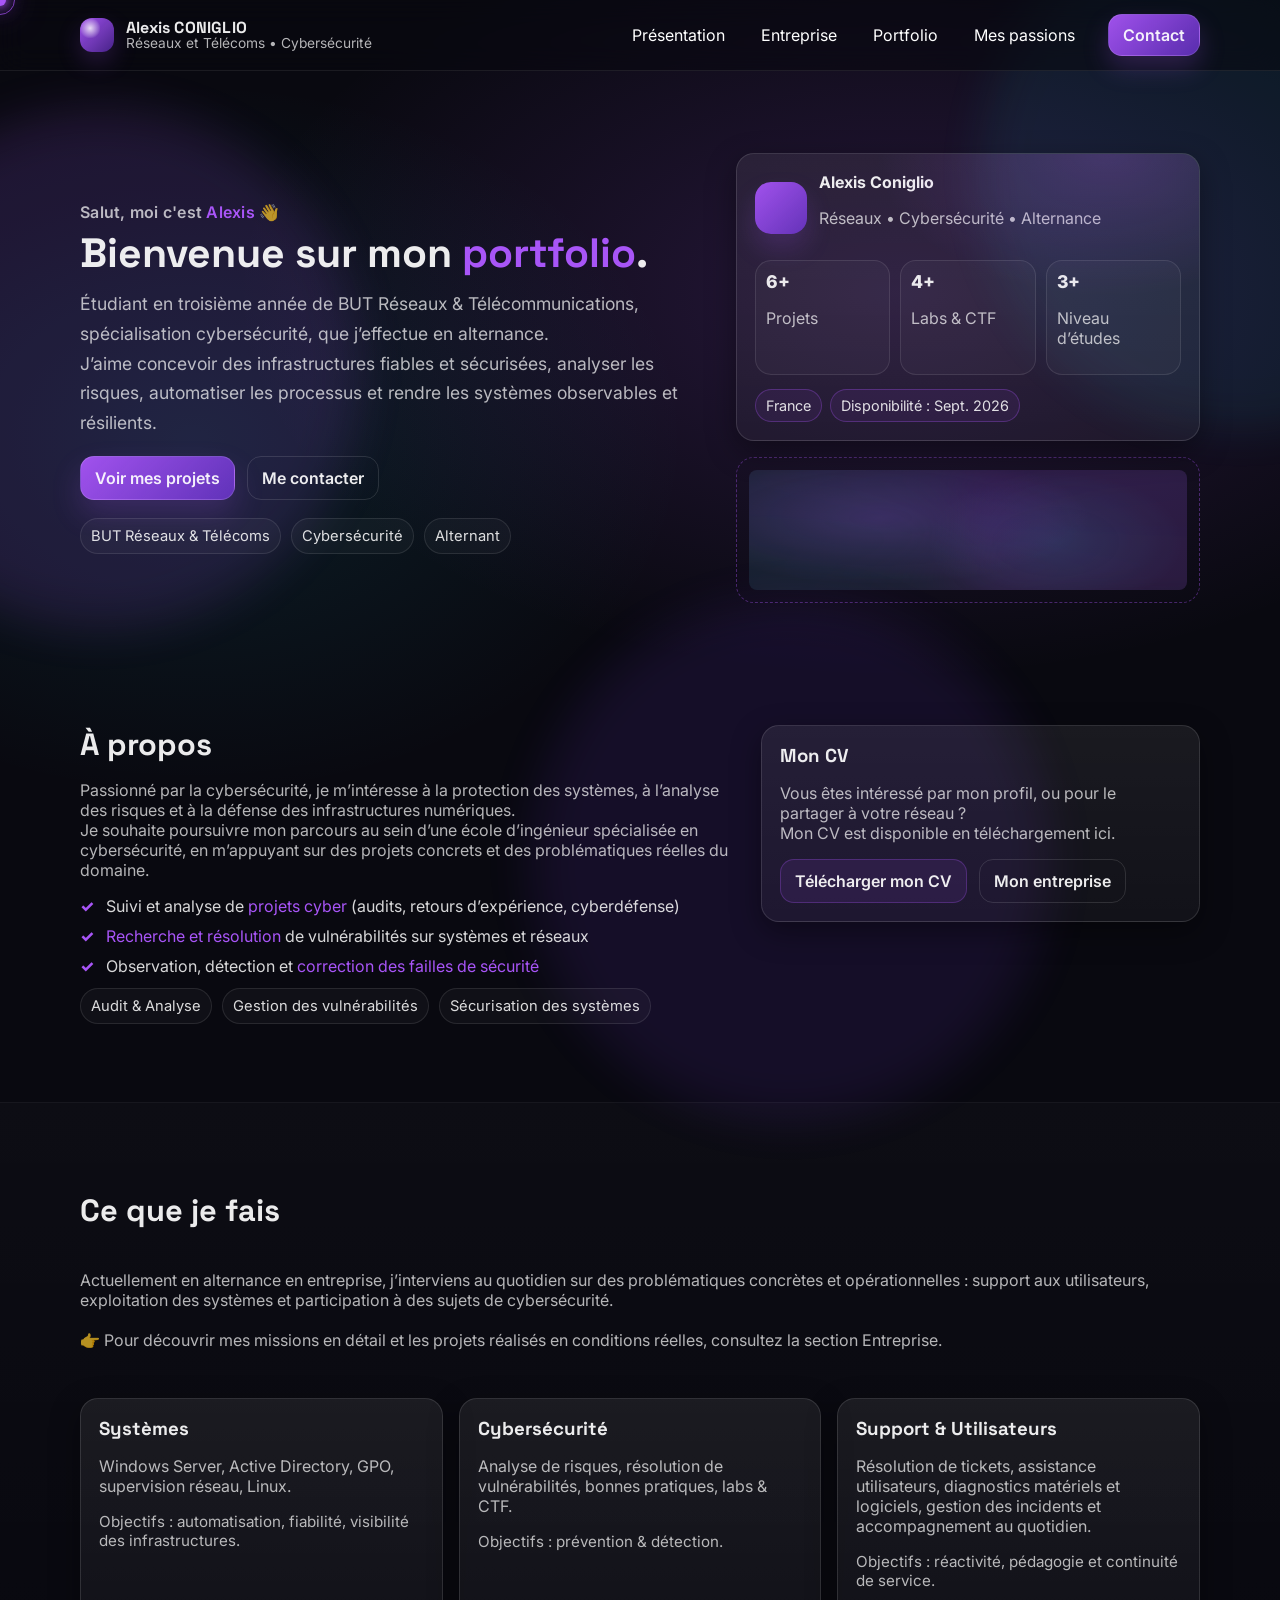
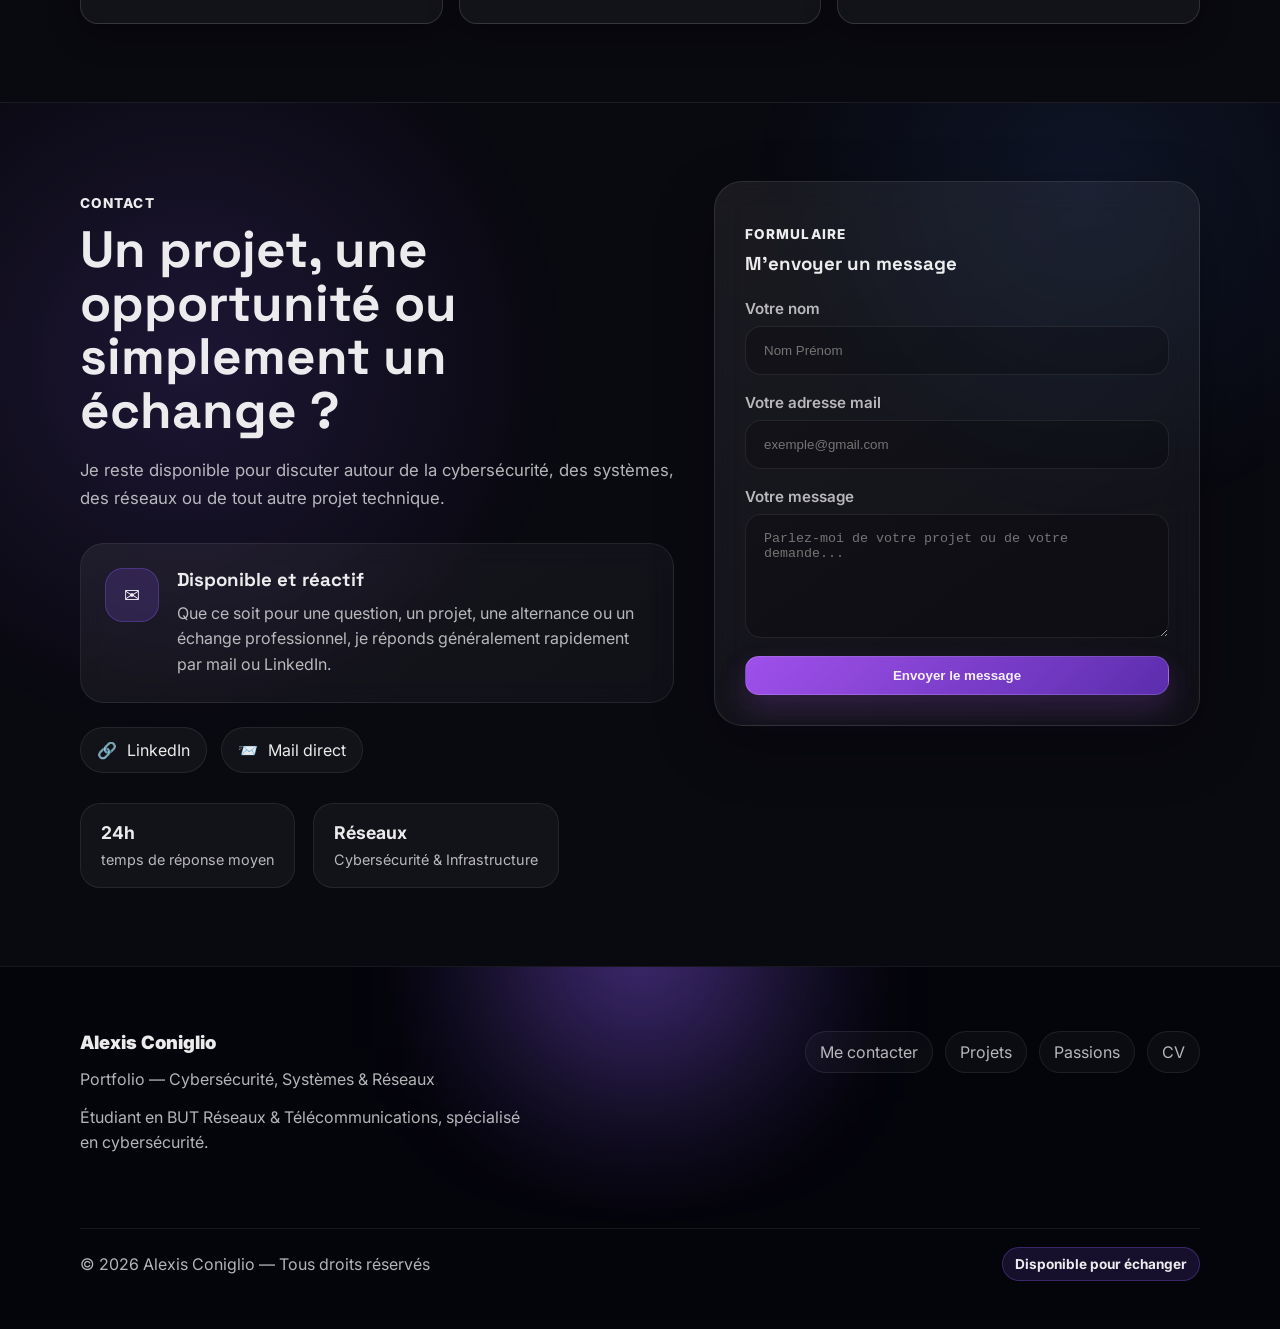
<file: index.html>
<!doctype html>
<html lang="fr">
<head>
  <meta charset="utf-8" />
  <meta name="viewport" content="width=device-width,initial-scale=1" />
  <meta name="color-scheme" content="dark" />
  <title>Portfolio • Présentation</title>
  <meta name="description" content="Portfolio personnel – thème noir & violet." />
  <link rel="icon" href="assets/img/favicon.svg" type="image/svg+xml" />
  <link rel="stylesheet" href="assets/css/style.css" />
  <link rel="preconnect" href="https://fonts.googleapis.com" />
  <link rel="preconnect" href="https://fonts.gstatic.com" crossorigin />
  <link href="https://fonts.googleapis.com/css2?family=Inter:wght@400;600;800&family=Space+Grotesk:wght@500;700&display=swap" rel="stylesheet">
</head>
<body>
  <a class="skip-link" href="#contenu">Aller au contenu</a>

  <header class="site-header">
    <div class="container header-inner">
      <a class="brand" href="index.html" aria-label="Retour à l'accueil">
        <span class="brand-mark" aria-hidden="true"></span>
        <span class="brand-text">
          <span class="brand-name">Alexis CONIGLIO</span>
          <span class="brand-sub">Réseaux et Télécoms • Cybersécurité</span>
        </span>
      </a>

      <button class="nav-toggle" type="button" aria-expanded="false" aria-controls="nav">
        <span class="nav-toggle-lines" aria-hidden="true"></span>
        <span class="sr-only">Ouvrir le menu</span>
      </button>

      <nav id="nav" class="nav" aria-label="Navigation principale">
        <a class="nav-link" href="index.html">Présentation</a>
        <a class="nav-link" href="entreprise.html">Entreprise</a>
        <a class="nav-link" href="portfolio.html">Portfolio</a>
        <a class="nav-link" href="passions.html">Mes passions</a>
        <a class="nav-cta" href="index.html#contact">Contact</a>
      </nav>
    </div>
  </header>

  <div class="bg-orbs" aria-hidden="true">
    <span class="orb orb-a"></span>
    <span class="orb orb-b"></span>
    <span class="orb orb-c"></span>
  </div>

  <main id="contenu">

    <section class="hero">
      <div class="container hero-grid">
        <div class="hero-text">
          <p class="kicker reveal">Salut, moi c'est <span class="accent">Alexis</span> 👋</p>
          <h1 class="reveal">Bienvenue sur mon <span class="accent">portfolio</span>.</h1>
          <p class="lead reveal">
            Étudiant en troisième année de BUT Réseaux & Télécommunications, spécialisation cybersécurité, que j’effectue en alternance. <br>
            J’aime concevoir des infrastructures fiables et sécurisées, analyser les risques, automatiser les processus et rendre les systèmes observables et résilients.
          </p>

          <div class="hero-actions reveal">
            <a class="btn primary" href="portfolio.html">Voir mes projets</a>
            <a class="btn ghost" href="#contact">Me contacter</a>
          </div>

          <div class="hero-badges reveal" aria-label="Points forts">
            <span class="badge">BUT Réseaux & Télécoms</span>
            <span class="badge">Cybersécurité</span>
            <span class="badge">Alternant</span>
          </div>
        </div>

        <div class="hero-visual reveal">
          <div class="card profile-card">
            <div class="profile-top">
              <div class="avatar" aria-hidden="true"></div>
              <div>
                <p class="profile-name">Alexis Coniglio</p>
                <p class="muted">Réseaux • Cybersécurité • Alternance</p>
              </div>
            </div>

            <div class="profile-stats">
              <div class="stat">
                <p class="stat-number">6+</p>
                <p class="muted">Projets</p>
              </div>
              <div class="stat">
                <p class="stat-number">4+</p>
                <p class="muted">Labs & CTF</p>
              </div>
              <div class="stat">
                <p class="stat-number">3+</p>
                <p class="muted">Niveau d’études</p>
              </div>
            </div>

            <div class="profile-meta">
              <span class="chip">France</span>
              <span class="chip">Disponibilité : Sept. 2026</span>
            </div>
          </div>

          <div class="glow-frame" aria-hidden="true">
            <div class="glow-inner"></div>
          </div>
        </div>
      </div>

    </section>

    <section id="apropos" class="section">
      <div class="container two-col">
        <div class="reveal">
          <h2>À propos</h2>
          <p class="muted">
            Passionné par la cybersécurité, je m’intéresse à la protection des systèmes, à l’analyse des risques et à la défense des infrastructures numériques. <br>
            Je souhaite poursuivre mon parcours au sein d’une école d’ingénieur spécialisée en cybersécurité, en m’appuyant sur des projets concrets et des problématiques réelles du domaine.
          </p>

          <ul class="checklist">
            <li>Suivi et analyse de <span class="accent">projets cyber</span> (audits, retours d’expérience, cyberdéfense)</li>
            <li><span class="accent">Recherche et résolution</span> de vulnérabilités sur systèmes et réseaux</li>
            <li>Observation, détection et <span class="accent">correction des failles de sécurité</span></li>
          </ul>

          <div class="pill-row">
            <span class="pill">Audit & Analyse</span>
            <span class="pill">Gestion des vulnérabilités</span>
            <span class="pill">Sécurisation des systèmes</span>
          </div>
        </div>

        <div class="card reveal">
          <h3>Mon CV</h3>
          <p class="muted">
            Vous êtes intéressé par mon profil, ou pour le partager à votre réseau ? <br>
            Mon CV est disponible en téléchargement ici.
          </p>
          <div class="row">
            <a class="btn secondary" href="assets/docs/CV_alternance_Alexis_Coniglio.pdf" target="_blank" rel="noreferrer">Télécharger mon CV</a>
            <a class="btn ghost" href="entreprise.html">Mon entreprise</a>
          </div>
        </div>
      </div>
    </section>

    <section class="section alt">
      <div class="container">
        <div class="section-head reveal">
          <h2>Ce que je fais</h2>
          <p class="muted">Actuellement en alternance en entreprise, j’interviens au quotidien sur des problématiques concrètes et opérationnelles : support aux utilisateurs, exploitation des systèmes et participation à des sujets de cybersécurité.<br><br>
                          👉 Pour découvrir mes missions en détail et les projets réalisés en conditions réelles, consultez la section Entreprise.</p>
        </div>

        <div class="grid cards-3">
            <article class="card reveal">
            <h3>Systèmes</h3>
            <p class="muted">Windows Server, Active Directory, GPO, supervision réseau, Linux.</p>
            <p class="mini">Objectifs : automatisation, fiabilité, visibilité des infrastructures.</p>
          </article>

          <article class="card reveal">
            <h3>Cybersécurité</h3>
            <p class="muted">Analyse de risques, résolution de vulnérabilités, bonnes pratiques, labs & CTF.</p>
            <p class="mini">Objectifs : prévention & détection.</p>
          </article>

          <article class="card reveal">
            <h3>Support & Utilisateurs</h3>
            <p class="muted">Résolution de tickets, assistance utilisateurs, diagnostics matériels et logiciels, gestion des incidents et accompagnement au quotidien.</p>
            <p class="mini">Objectifs : réactivité, pédagogie et continuité de service.</p>
          </article>
        </div>
      </div>
    </section>

<section id="contact" class="section contact-section">
  <div class="contact-bg"></div>

  <div class="container contact-grid">

    <div class="contact-content reveal">
      <p class="eyebrow">Contact</p>

      <h2>Un projet, une opportunité ou simplement un échange ?</h2>

      <p class="lead muted">
        Je reste disponible pour discuter autour de la cybersécurité,
        des systèmes, des réseaux ou de tout autre projet technique.
      </p>

      <div class="contact-card">
        <div class="contact-card-icon">✉️</div>

        <div>
          <h3>Disponible et réactif</h3>

          <p class="muted">
            Que ce soit pour une question, un projet, une alternance ou un échange
            professionnel, je réponds généralement rapidement par mail ou LinkedIn.
          </p>
        </div>
      </div>

      <div class="contact-infos">
        <a class="contact-link"
           href="https://www.linkedin.com/in/alexis-coniglio"
           target="_blank"
           rel="noreferrer">
          <span>🔗</span>
          LinkedIn
        </a>

        <a class="contact-link"
           href="mailto:alexisconiglio2010@gmail.com">
          <span>📨</span>
          Mail direct
        </a>
      </div>

      <div class="contact-mini-stats">
        <div>
          <strong>24h</strong>
          <span>temps de réponse moyen</span>
        </div>

        <div>
          <strong>Réseaux</strong>
          <span>Cybersécurité & Infrastructure</span>
        </div>
      </div>
    </div>

    <form class="contact-form reveal" id="contactForm" autocomplete="on">
      <div class="form-top">
        <p class="eyebrow">Formulaire</p>
        <h3>M’envoyer un message</h3>
      </div>

      <label class="field">
        <span>Votre nom</span>
        <input
          name="name"
          type="text"
          placeholder="Nom Prénom"
          required
        />
      </label>

      <label class="field">
        <span>Votre adresse mail</span>
        <input
          name="email"
          type="email"
          placeholder="exemple@gmail.com"
          required
        />
      </label>

      <label class="field">
        <span>Votre message</span>
        <textarea
          name="message"
          rows="6"
          placeholder="Parlez-moi de votre projet ou de votre demande..."
          required></textarea>
      </label>

      <button class="btn primary full" type="submit">
        Envoyer le message
      </button>
    </form>
  </div>
</section>

  </main>

<footer class="site-footer">
  <div class="container footer-inner">
    <div class="footer-brand">
      <p class="footer-title">Alexis Coniglio</p>
      <p class="muted">Portfolio — Cybersécurité, Systèmes & Réseaux</p>
      <p class="footer-desc">
        Étudiant en BUT Réseaux & Télécommunications, spécialisé en cybersécurité.
      </p>
    </div>

    <div class="footer-links">
      <a href="index.html#contact">Me contacter</a>
      <a href="portfolio.html">Projets</a>
      <a href="passions.html">Passions</a>
      <a href="assets/docs/CV_alternance_Alexis_Coniglio.pdf" target="_blank" rel="noreferrer">CV</a>
    </div>
  </div>

  <div class="container footer-bottom">
    <span class="muted">© <span id="year"></span> Alexis Coniglio — Tous droits réservés</span>
    <span class="footer-pill">Disponible pour échanger</span>
  </div>
</footer>

  <div class="cursor"></div>
  <div class="cursor-follower"></div>

  <script src="assets/js/main.js"></script>
  
</body>
</html>
</file>
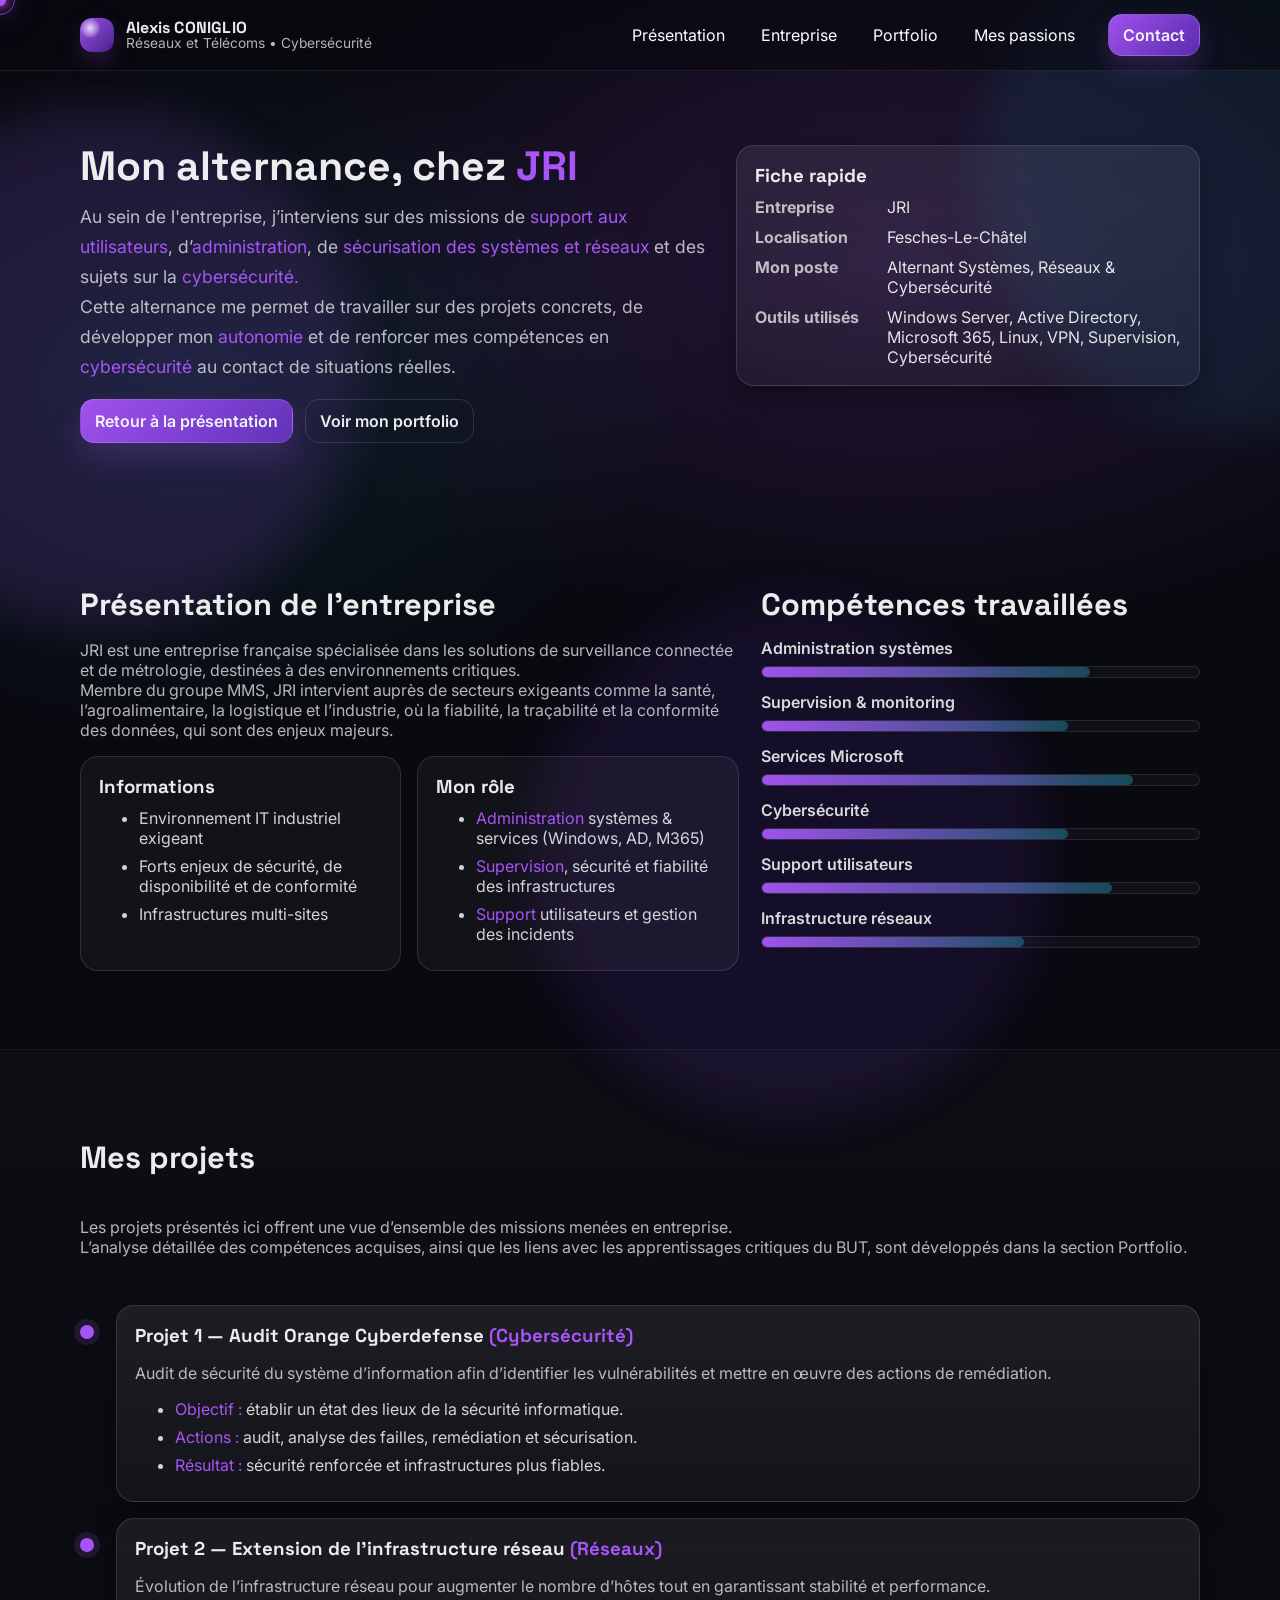
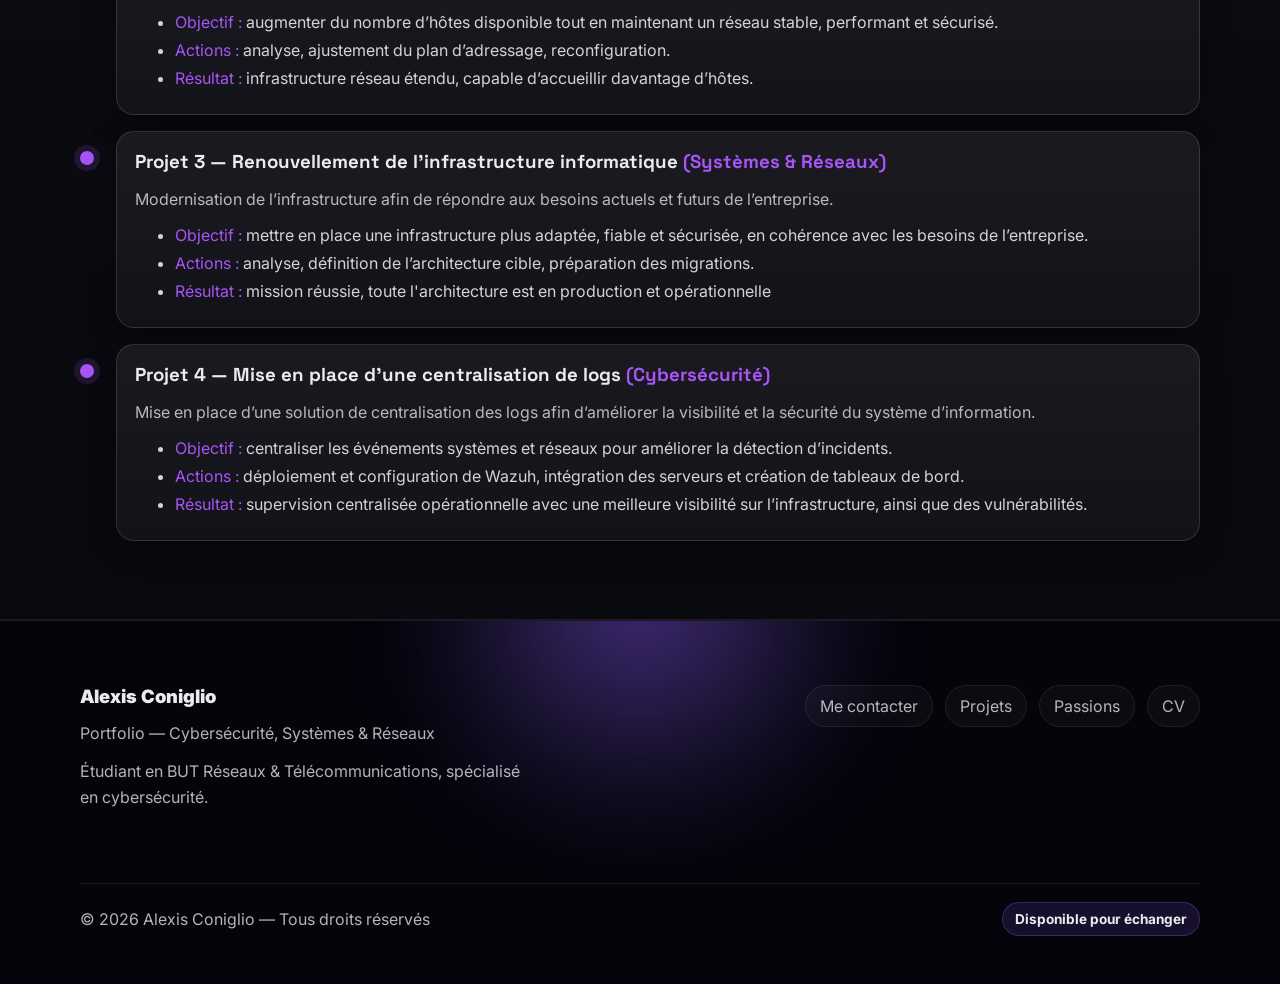
<file: entreprise.html>
<!doctype html>
<html lang="fr">
<head>
  <meta charset="utf-8" />
  <meta name="viewport" content="width=device-width,initial-scale=1" />
  <meta name="color-scheme" content="dark" />
  <title>Portfolio • Entreprise</title>
  <meta name="description" content="Portfolio personnel – thème noir & violet." />
  <link rel="icon" href="assets/img/favicon.svg" type="image/svg+xml" />
  <link rel="stylesheet" href="assets/css/style.css" />
  <link rel="preconnect" href="https://fonts.googleapis.com" />
  <link rel="preconnect" href="https://fonts.gstatic.com" crossorigin />
  <link href="https://fonts.googleapis.com/css2?family=Inter:wght@400;600;800&family=Space+Grotesk:wght@500;700&display=swap" rel="stylesheet">
</head>
<body>
  <a class="skip-link" href="#contenu">Aller au contenu</a>

  <header class="site-header">
    <div class="container header-inner">
      <a class="brand" href="index.html" aria-label="Retour à l'accueil">
        <span class="brand-mark" aria-hidden="true"></span>
        <span class="brand-text">
          <span class="brand-name">Alexis CONIGLIO</span>
          <span class="brand-sub">Réseaux et Télécoms • Cybersécurité</span>
        </span>
      </a>

      <button class="nav-toggle" type="button" aria-expanded="false" aria-controls="nav">
        <span class="nav-toggle-lines" aria-hidden="true"></span>
        <span class="sr-only">Ouvrir le menu</span>
      </button>

      <nav id="nav" class="nav" aria-label="Navigation principale">
        <a class="nav-link" href="index.html">Présentation</a>
        <a class="nav-link" href="entreprise.html">Entreprise</a>
        <a class="nav-link" href="portfolio.html">Portfolio</a>
        <a class="nav-link" href="passions.html">Mes passions</a>
        <a class="nav-cta" href="index.html#contact">Contact</a>
      </nav>
    </div>
  </header>

  <div class="bg-orbs" aria-hidden="true">
    <span class="orb orb-a"></span>
    <span class="orb orb-b"></span>
    <span class="orb orb-c"></span>
  </div>

  <main id="contenu">

    <section class="page-hero">
      <div class="container hero-grid hero-grid-tight">
        <div class="reveal">
          
          <h1>Mon alternance, chez <span class="accent">JRI</span></h1>
          <p class="lead muted">
            Au sein de l'entreprise, j’interviens sur des missions de <span class="accent">support aux utilisateurs</span>, d’<span class="accent">administration</span>, de <span class="accent">sécurisation des systèmes et réseaux</span> et des sujets sur la <span class="accent">cybersécurité.</span><br>
            Cette alternance me permet de travailler sur des projets concrets, de développer mon <span class="accent">autonomie</span> et de renforcer mes compétences en <span class="accent">cybersécurité</span> au contact de situations réelles.
          </p>

          <div class="hero-actions">
            <a class="btn primary" href="index.html">Retour à la présentation</a>
            <a class="btn ghost" href="portfolio.html">Voir mon portfolio</a>
          </div>
        </div>

        <div class="card reveal">
          <h3>Fiche rapide</h3>
          <div class="kv">
            <span class="k">Entreprise</span><span class="v">JRI</span>
            <span class="k">Localisation</span><span class="v">Fesches-Le-Châtel</span>
            <span class="k">Mon poste</span><span class="v">Alternant Systèmes, Réseaux & Cybersécurité</span>
            <span class="k">Outils utilisés</span><span class="v">Windows Server, Active Directory, Microsoft 365, Linux, VPN, Supervision, Cybersécurité</span>
          </div>
        </div>
      </div>
    </section>

    <section class="section">
      <div class="container two-col">
        <div class="reveal">
          <h2>Présentation de l'entreprise</h2>
          <p class="muted">
          JRI est une entreprise française spécialisée dans les solutions de surveillance connectée et de métrologie, destinées à des environnements critiques. <br>
          Membre du groupe MMS, JRI intervient auprès de secteurs exigeants comme la santé, l’agroalimentaire, la logistique et l’industrie, où la fiabilité, la traçabilité et la conformité des données, qui sont des enjeux majeurs.
          </p>

          <div class="grid cards-2">
            <article class="card subtle">
              <h3>Informations</h3>
              <ul class="bullets">
                <li>Environnement IT industriel exigeant</li>
                <li>Forts enjeux de sécurité, de disponibilité et de conformité</li>
                <li>Infrastructures multi-sites</li>
              </ul>
            </article>
            <article class="card subtle">
              <h3>Mon rôle</h3>
              <ul class="bullets">
                <li><span class="accent">Administration</span> systèmes & services (Windows, AD, M365)</li>
                <li><span class="accent">Supervision</span>, sécurité et fiabilité des infrastructures</li>
                <li><span class="accent">Support</span> utilisateurs et gestion des incidents</li>
              </ul>
            </article>
          </div>
        </div>

        <div class="reveal">
          <h2>Compétences travaillées</h2>
          <div class="skill">
            <span>Administration systèmes</span>
            <div class="bar"><div class="fill" style="width: 75%"></div></div>
          </div>
          <div class="skill">
            <span>Supervision & monitoring</span>
            <div class="bar"><div class="fill" style="width: 70%"></div></div>
          </div>
          <div class="skill">
            <span>Services Microsoft</span>
            <div class="bar"><div class="fill" style="width: 85%"></div></div>
          </div>
          <div class="skill">
            <span>Cybersécurité</span>
            <div class="bar"><div class="fill" style="width: 70%"></div></div>
          </div>
          <div class="skill">
            <span>Support utilisateurs</span>
            <div class="bar"><div class="fill" style="width: 80%"></div></div>
          </div>
          <div class="skill">
            <span>Infrastructure réseaux</span>
            <div class="bar"><div class="fill" style="width: 60%"></div></div>
          </div>
        </div>
      </div>
    </section>

    <section class="section alt">
      <div class="container">
        <div class="section-head reveal">
          <h2>Mes projets</h2>
          <p class="muted">Les projets présentés ici offrent une vue d’ensemble des missions menées en entreprise.<br>
                           L’analyse détaillée des compétences acquises, ainsi que les liens avec les apprentissages critiques du BUT, sont développés dans la section Portfolio.
        </div>

        <div class="timeline">
          <article class="tl-item reveal">
            <div class="tl-dot" aria-hidden="true"></div>
            <div class="tl-card card">
              <h3>Projet 1 — Audit Orange Cyberdefense <span class="accent">(Cybersécurité)</span></h3>
              <p class="muted">Audit de sécurité du système d’information afin d’identifier les vulnérabilités et mettre en œuvre des actions de remédiation.</p>
              <ul class="bullets">
                <li><span class="accent">Objectif :</span> établir un état des lieux de la sécurité informatique.</li>
                <li><span class="accent">Actions :</span> audit, analyse des failles, remédiation et sécurisation.</li>
                <li><span class="accent">Résultat :</span> sécurité renforcée et infrastructures plus fiables.</li>
              </ul>
            </div>
          </article>

          <article class="tl-item reveal">
            <div class="tl-dot" aria-hidden="true"></div>
            <div class="tl-card card">
              <h3>Projet 2 — Extension de l’infrastructure réseau <span class="accent">(Réseaux)</span></h3>
              <p class="muted">Évolution de l’infrastructure réseau pour augmenter le nombre d’hôtes tout en garantissant stabilité et performance.</p>
              <ul class="bullets">
                <li><span class="accent">Objectif :</span> augmenter du nombre d’hôtes disponible tout en maintenant un réseau stable, performant et sécurisé.</li>
                <li><span class="accent">Actions :</span> analyse, ajustement du plan d’adressage, reconfiguration.</li>
                <li><span class="accent">Résultat :</span> infrastructure réseau étendu, capable d’accueillir davantage d’hôtes.</li>
              </ul>
            </div>
          </article>

          <article class="tl-item reveal">
            <div class="tl-dot" aria-hidden="true"></div>
            <div class="tl-card card">
              <h3>Projet 3 — Renouvellement de l'infrastructure informatique <span class="accent">(Systèmes & Réseaux)</span></h3>
              <p class="muted">Modernisation de l’infrastructure afin de répondre aux besoins actuels et futurs de l’entreprise.</p>
              <ul class="bullets">
                <li><span class="accent">Objectif :</span> mettre en place une infrastructure plus adaptée, fiable et sécurisée, en cohérence avec les besoins de l’entreprise.</li>
                <li><span class="accent">Actions :</span> analyse, définition de l’architecture cible, préparation des migrations.</li>
                <li><span class="accent">Résultat :</span> mission réussie, toute l'architecture est en production et opérationnelle</li>
              </ul>
            </div>
          </article>

          <article class="tl-item reveal">
            <div class="tl-dot" aria-hidden="true"></div>
            <div class="tl-card card">
              <h3>Projet 4 — Mise en place d’une centralisation de logs <span class="accent">(Cybersécurité)</span></h3>
              <p class="muted">Mise en place d’une solution de centralisation des logs afin d’améliorer la visibilité et la sécurité du système d’information.</p>
              <ul class="bullets">
                <li><span class="accent">Objectif :</span> centraliser les événements systèmes et réseaux pour améliorer la détection d’incidents.</li>
                <li><span class="accent">Actions :</span> déploiement et configuration de Wazuh, intégration des serveurs et création de tableaux de bord.</li>
                <li><span class="accent">Résultat :</span> supervision centralisée opérationnelle avec une meilleure visibilité sur l’infrastructure, ainsi que des vulnérabilités.</li>
              </ul>
            </div>
          </article>
        </div>
      </div>
    </section>

  </main>

<footer class="site-footer">
  <div class="container footer-inner">
    <div class="footer-brand">
      <p class="footer-title">Alexis Coniglio</p>
      <p class="muted">Portfolio — Cybersécurité, Systèmes & Réseaux</p>
      <p class="footer-desc">
        Étudiant en BUT Réseaux & Télécommunications, spécialisé en cybersécurité.
      </p>
    </div>

    <div class="footer-links">
      <a href="index.html#contact">Me contacter</a>
      <a href="portfolio.html">Projets</a>
      <a href="passions.html">Passions</a>
      <a href="assets/docs/CV_alternance_Alexis_Coniglio.pdf" target="_blank" rel="noreferrer">CV</a>
    </div>
  </div>

  <div class="container footer-bottom">
    <span class="muted">© <span id="year"></span> Alexis Coniglio — Tous droits réservés</span>
    <span class="footer-pill">Disponible pour échanger</span>
  </div>
</footer>

  <div class="cursor"></div>
  <div class="cursor-follower"></div>
  <script src="assets/js/main.js"></script>
  
</body>
</html>
</file>
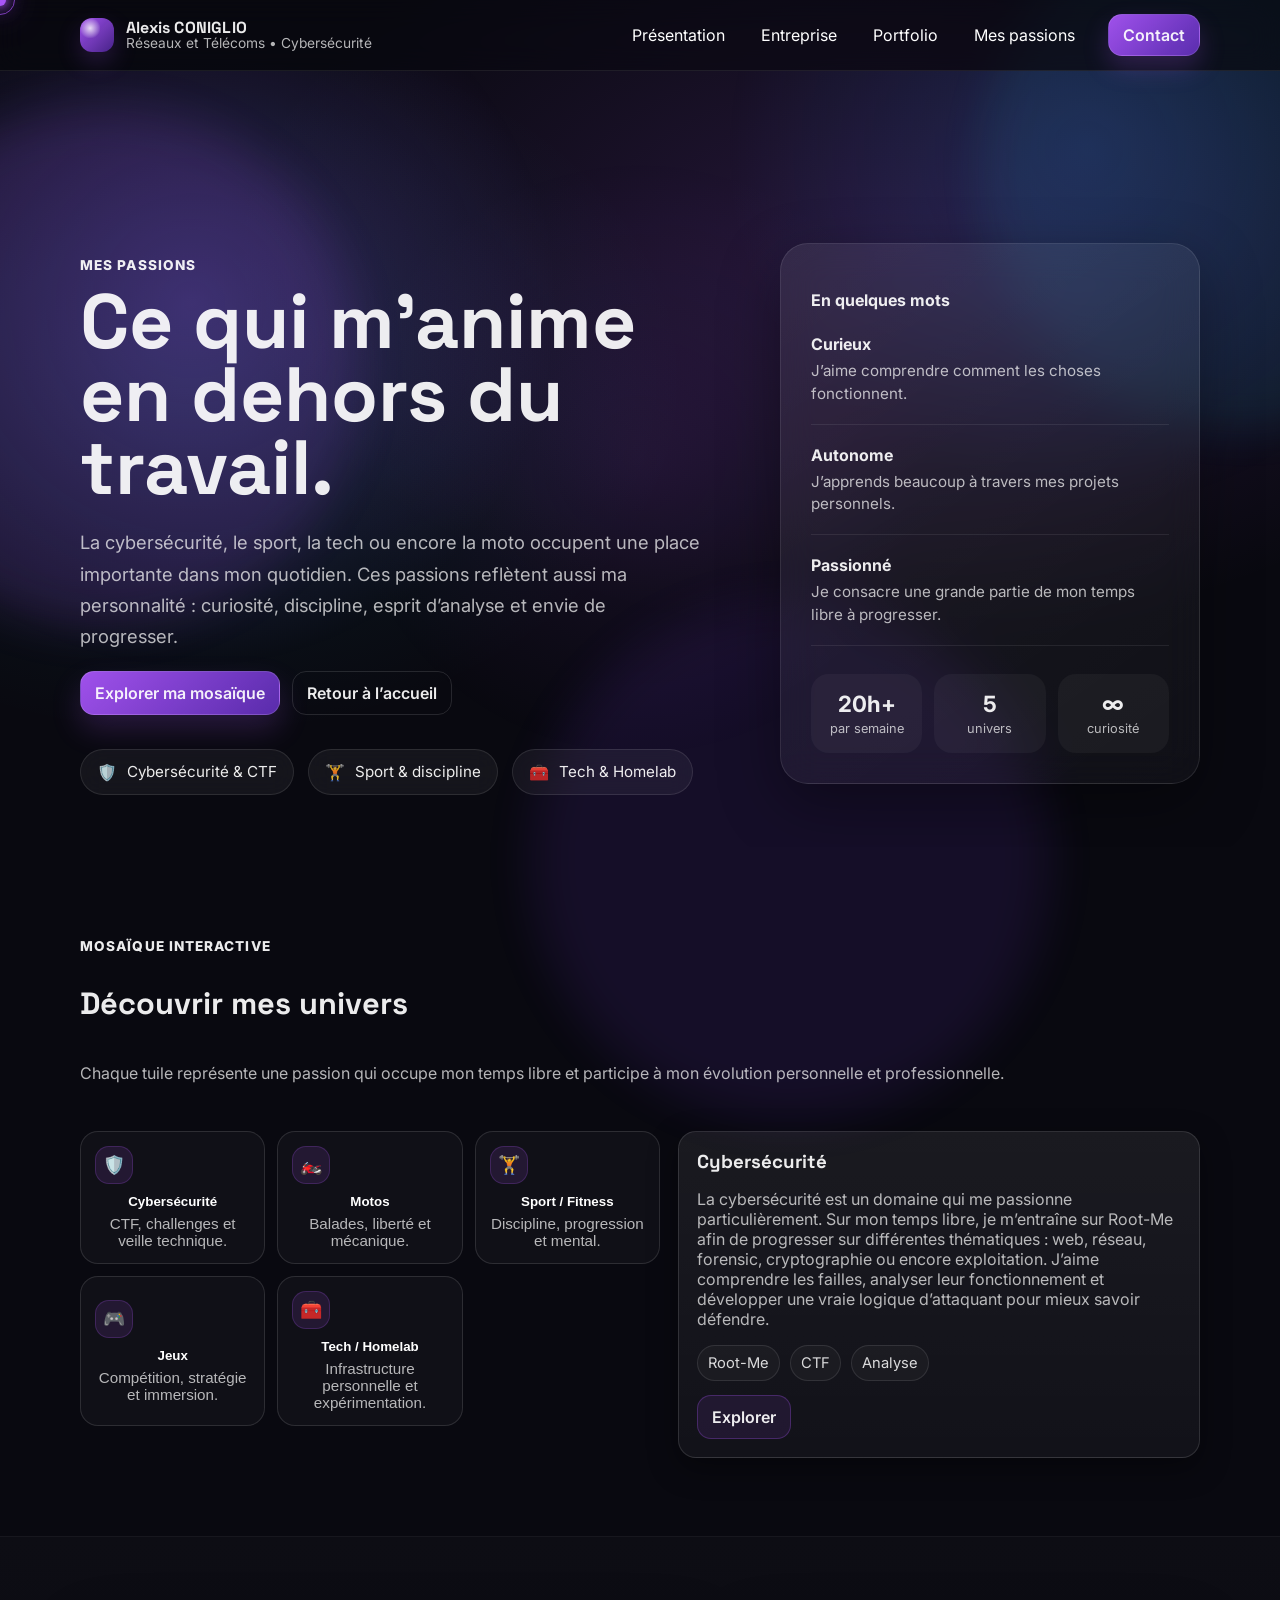
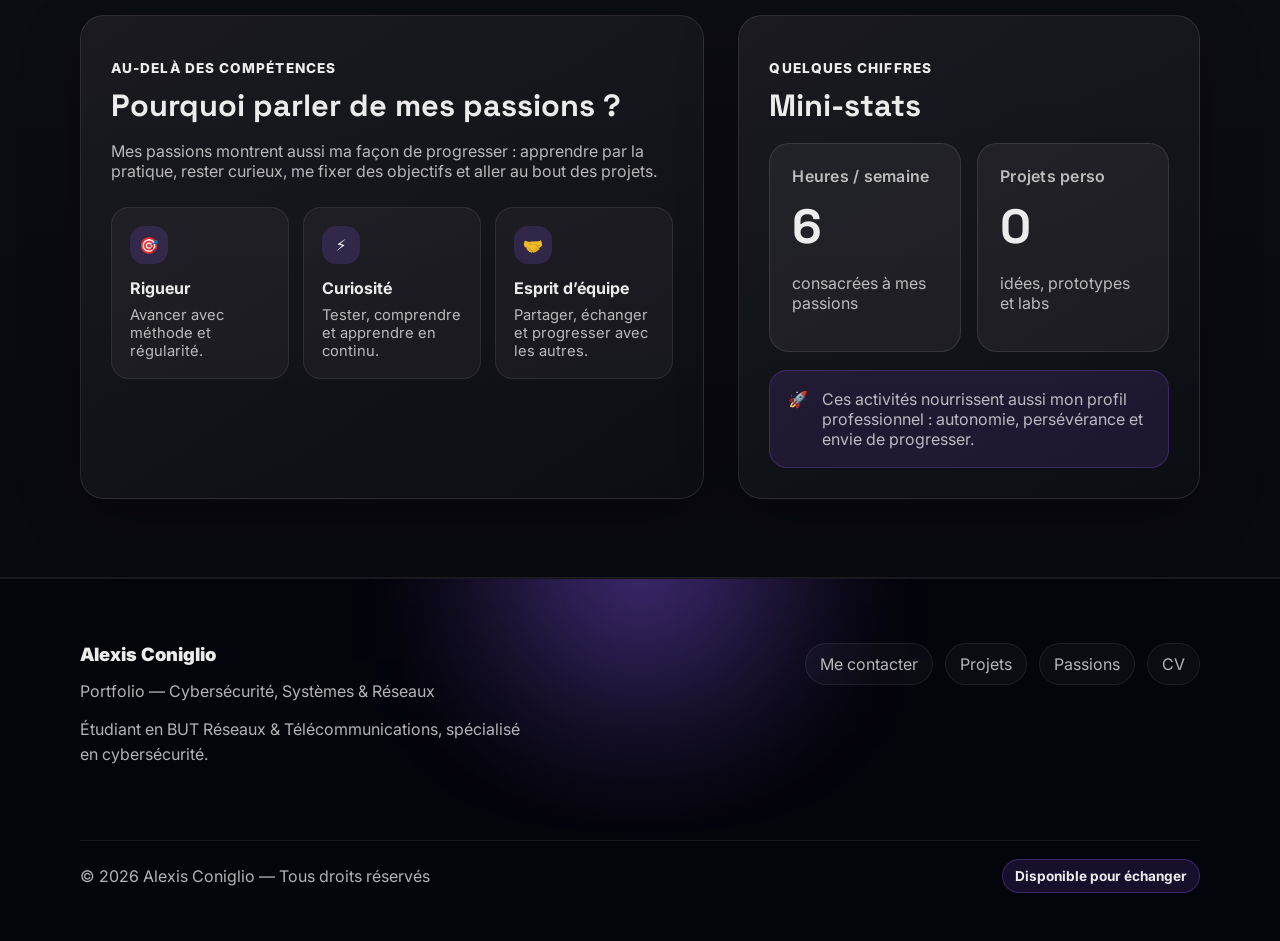
<file: passions.html>
<!doctype html>
<html lang="fr">
<head>
  <meta charset="utf-8" />
  <meta name="viewport" content="width=device-width,initial-scale=1" />
  <meta name="color-scheme" content="dark" />
  <title>Portfolio • Mes passions</title>
  <meta name="description" content="Portfolio personnel – thème noir & violet." />
  <link rel="icon" href="assets/img/favicon.svg" type="image/svg+xml" />
  <link rel="stylesheet" href="assets/css/style.css" />
  <link rel="preconnect" href="https://fonts.googleapis.com" />
  <link rel="preconnect" href="https://fonts.gstatic.com" crossorigin />
  <link href="https://fonts.googleapis.com/css2?family=Inter:wght@400;600;800&family=Space+Grotesk:wght@500;700&display=swap" rel="stylesheet">
</head>
<body>
  <a class="skip-link" href="#contenu">Aller au contenu</a>

  <header class="site-header">
    <div class="container header-inner">
      <a class="brand" href="index.html" aria-label="Retour à l'accueil">
        <span class="brand-mark" aria-hidden="true"></span>
        <span class="brand-text">
          <span class="brand-name">Alexis CONIGLIO</span>
          <span class="brand-sub">Réseaux et Télécoms • Cybersécurité</span>
        </span>
      </a>

      <button class="nav-toggle" type="button" aria-expanded="false" aria-controls="nav">
        <span class="nav-toggle-lines" aria-hidden="true"></span>
        <span class="sr-only">Ouvrir le menu</span>
      </button>

      <nav id="nav" class="nav" aria-label="Navigation principale">
        <a class="nav-link" href="index.html">Présentation</a>
        <a class="nav-link" href="entreprise.html">Entreprise</a>
        <a class="nav-link" href="portfolio.html">Portfolio</a>
        <a class="nav-link" href="passions.html">Mes passions</a>
        <a class="nav-cta" href="index.html#contact">Contact</a>
      </nav>
    </div>
  </header>

  <div class="bg-orbs" aria-hidden="true">
    <span class="orb orb-a"></span>
    <span class="orb orb-b"></span>
    <span class="orb orb-c"></span>
  </div>

  <main id="contenu">





    
<section class="page-hero passions-hero">
  <div class="hero-bg"></div>

  <div class="container hero-grid hero-grid-tight">
    <div class="hero-content reveal">
      <p class="eyebrow">Mes passions</p>

      <h1>
        Ce qui m’anime <br>
        en dehors du travail.
      </h1>

      <p class="lead muted">
        La cybersécurité, le sport, la tech ou encore la moto occupent une place
        importante dans mon quotidien. Ces passions reflètent aussi ma personnalité :
        curiosité, discipline, esprit d’analyse et envie de progresser.
      </p>

      <div class="hero-actions">
        <a class="btn primary" href="#mosaic">Explorer ma mosaïque</a>
        <a class="btn ghost" href="index.html">Retour à l’accueil</a>
      </div>

      <div class="hero-mini-infos">
        <div class="hero-chip">
          <span>🛡️</span>
          <p>Cybersécurité & CTF</p>
        </div>

        <div class="hero-chip">
          <span>🏋️</span>
          <p>Sport & discipline</p>
        </div>

        <div class="hero-chip">
          <span>🧰</span>
          <p>Tech & Homelab</p>
        </div>
      </div>
    </div>

    <div class="hero-side reveal">
      <div class="hero-card">
        <p class="hero-card-top">En quelques mots</p>

        <div class="hero-lines">
          <div>
            <strong>Curieux</strong>
            <span>J’aime comprendre comment les choses fonctionnent.</span>
          </div>

          <div>
            <strong>Autonome</strong>
            <span>J’apprends beaucoup à travers mes projets personnels.</span>
          </div>

          <div>
            <strong>Passionné</strong>
            <span>Je consacre une grande partie de mon temps libre à progresser.</span>
          </div>
        </div>

        <div class="hero-bottom-stats">
          <div>
            <strong>20h+</strong>
            <span>par semaine</span>
          </div>

          <div>
            <strong>5</strong>
            <span>univers</span>
          </div>

          <div>
            <strong>∞</strong>
            <span>curiosité</span>
          </div>
        </div>
      </div>
    </div>
  </div>
</section>

<section class="section" id="mosaic">
  <div class="container">
    <div class="section-head reveal">
      <p class="eyebrow">Mosaïque interactive</p>
      <h2>Découvrir mes univers</h2>

      <p class="muted">
        Chaque tuile représente une passion qui occupe mon temps libre et participe
        à mon évolution personnelle et professionnelle.
      </p>
    </div>

    <div class="mosaic">
      <div id="mosaicGrid" class="mosaic-grid"></div>

      <aside class="mosaic-panel card" aria-live="polite">
        <h3 id="passionTitle">Choisis une passion</h3>

        <p class="muted" id="passionText">
          Clique sur une tuile pour afficher sa description détaillée.
        </p>

        <div class="mini-stats" id="passionStats"></div>

        <div class="row">
          <a id="passionLink"
             class="btn secondary"
             href="#"
             target="_blank"
             rel="noreferrer">
             Explorer
          </a>
        </div>
      </aside>
    </div>
  </div>
</section>
<section class="section alt">
  <div class="container passion-why">
    <div class="why-content reveal">
      <p class="eyebrow">Au-delà des compétences</p>
      <h2>Pourquoi parler de mes passions ?</h2>
      <p class="muted">
        Mes passions montrent aussi ma façon de progresser : apprendre par la pratique,
        rester curieux, me fixer des objectifs et aller au bout des projets.
      </p>

      <div class="values-grid">
        <article class="value-card">
          <span>🎯</span>
          <strong>Rigueur</strong>
          <p>Avancer avec méthode et régularité.</p>
        </article>
        <article class="value-card">
          <span>⚡</span>
          <strong>Curiosité</strong>
          <p>Tester, comprendre et apprendre en continu.</p>
        </article>
        <article class="value-card">
          <span>🤝</span>
          <strong>Esprit d’équipe</strong>
          <p>Partager, échanger et progresser avec les autres.</p>
        </article>
      </div>
    </div>

    <div class="stats-panel reveal">
      <p class="eyebrow">Quelques chiffres</p>
      <h2>Mini-stats</h2>

      <div class="stats-grid">
        <article class="stat-card">
          <p class="kicker">Heures / semaine</p>
          <p class="big-number" data-counter="20">0</p>
          <p class="muted">consacrées à mes passions</p>
        </article>

        <article class="stat-card">
          <p class="kicker">Projets perso</p>
          <p class="big-number" data-counter="2">0</p>
          <p class="muted">idées, prototypes et labs</p>
        </article>
      </div>

      <div class="mini-highlight">
        <span>🚀</span>
        <p>
          Ces activités nourrissent aussi mon profil professionnel :
          autonomie, persévérance et envie de progresser.
        </p>
      </div>
    </div>
  </div>
</section>

  </main>

<footer class="site-footer">
  <div class="container footer-inner">
    <div class="footer-brand">
      <p class="footer-title">Alexis Coniglio</p>
      <p class="muted">Portfolio — Cybersécurité, Systèmes & Réseaux</p>
      <p class="footer-desc">
        Étudiant en BUT Réseaux & Télécommunications, spécialisé en cybersécurité.
      </p>
    </div>

    <div class="footer-links">
      <a href="index.html#contact">Me contacter</a>
      <a href="portfolio.html">Projets</a>
      <a href="passions.html">Passions</a>
      <a href="assets/docs/CV_alternance_Alexis_Coniglio.pdf" target="_blank" rel="noreferrer">CV</a>
    </div>
  </div>

  <div class="container footer-bottom">
    <span class="muted">© <span id="year"></span> Alexis Coniglio — Tous droits réservés</span>
    <span class="footer-pill">Disponible pour échanger</span>
  </div>
</footer>

  <div class="cursor"></div>
  <div class="cursor-follower"></div>
  <script src="assets/js/main.js"></script>
  <script src="assets/js/passions.js"></script>
</body>
</html>
</file>
<file: assets/css/style.css>
:root{
  --bg:#090910;
  --panel:rgba(255,255,255,.06);
  --panel-strong:rgba(255,255,255,.10);
  --text:rgba(255,255,255,.92);
  --muted:rgba(255,255,255,.70);
  --muted2:rgba(255,255,255,.55);
  --violet:#a855f7;
  --violet2:#7c3aed;
  --cyan:#22d3ee;
  --border:rgba(255,255,255,.12);
  --radius:18px;
  --shadow:0 18px 50px rgba(0,0,0,.55);
  --shadow-soft:0 10px 30px rgba(0,0,0,.38);
  --max:1120px;
}
*{box-sizing:border-box;}

html{
  scroll-behavior:smooth;
}

body{
  margin:0;
  font-family:Inter,system-ui,-apple-system,Segoe UI,Roboto,Ubuntu,Cantarell,"Helvetica Neue",Arial,sans-serif;
  background:radial-gradient(1200px 700px at 70% 10%, rgba(168,85,247,.18), transparent 55%),
             radial-gradient(900px 650px at 15% 15%, rgba(34,211,238,.10), transparent 55%),
             var(--bg);
  color:var(--text);
  overflow-x:hidden;
}
a{
  color:inherit;
  text-decoration:none;
}
img{
  max-width:100%;
  display:block;
}

code{
  font-family:ui-monospace,SFMono-Regular,Menlo,Monaco,Consolas,"Liberation Mono","Courier New",monospace;
  background:rgba(255,255,255,.06);
  border:1px solid rgba(255,255,255,.10);
  padding:.12rem .35rem;
  border-radius:10px;
}

.skip-link{
  position:absolute;
  left:-999px;
  top:12px;
  padding:10px 12px;
  background:#111;
  border:1px solid var(--border);
  border-radius:12px
  ;z-index:999;
}

.skip-link:focus{
  left:12px;
}

.container{
  width:min(var(--max), calc(100% - 40px));
  margin-inline:auto;
}

.muted{
  color:var(--muted);
}

.small{
  font-size:.92rem;
  color:var(--muted2);
}

.mini{
  font-size:.95rem;
  color:var(--muted);
  margin-top:.65rem;
}

.accent{
  color:var(--violet);
}

.accent-link{
  color:var(--violet);
  border-bottom:1px dashed rgba(168,85,247,.45);
}

.accent-link:hover{
  border-bottom-style:solid;
}

.site-header{
  position:sticky;
  top:0;
  z-index:50;
  backdrop-filter:blur(14px);
  background:rgba(9,9,16,.55);
  border-bottom:1px solid rgba(255,255,255,.08);
}

.header-inner{
  display:flex;
  align-items:center;
  justify-content:space-between;
  padding:14px 0;
}

.brand{
  display:inline-flex;
  gap:12px;
  align-items:center;
}

.brand-mark{
  width:34px;
  height:34px;
  border-radius:12px;
  background:radial-gradient(16px 16px at 30% 30%, rgba(255,255,255,.8), rgba(255,255,255,.15) 55%, transparent 65%),
             linear-gradient(135deg, rgba(168,85,247,.95), rgba(124,58,237,.55));
  box-shadow:0 10px 25px rgba(168,85,247,.20);
}

.brand-text{
  line-height:1.1;
}

.brand-name{
  display:block;
  font-family:"Space Grotesk",Inter,system-ui,sans-serif;
  font-weight:700;
  letter-spacing:.2px;
}

.brand-sub{
  display:block;
  font-size:.86rem;
  color:var(--muted);
}

.nav{
  display:flex;
  align-items:center;
  gap:10px;
}

.nav-link{
  padding:10px 12px;
  border-radius:12px;
  color:white;
  border:1px solid transparent;
}

.nav-link:hover{
  color:#a855f7;
  border-color:rgba(255,255,255,.10);
  background:rgba(255,255,255,.04);
}

.nav-cta{
  margin-left:10px;
  padding:10px 14px;
  border-radius:14px;
  background:linear-gradient(135deg, rgba(168,85,247,.95), rgba(124,58,237,.70));
  border:1px solid rgba(255,255,255,.12);
  box-shadow:0 12px 26px rgba(168,85,247,.22);
  font-weight:600;
}

.nav-cta:hover{
  filter:brightness(1.05);
}

.nav-toggle{
  display:none;
  width:42px;
  height:42px;
  border-radius:14px;
  border:1px solid rgba(255,255,255,.12);
  background:rgba(255,255,255,.04);
  color:var(--text);
}

.nav-toggle-lines{
  width:18px;
  height:2px;
  background:currentColor;
  display:inline-block;
  position:relative;
}

.nav-toggle-lines::before,.nav-toggle-lines::after{
  content:"";
  position:absolute;
  left:0;
  width:18px;
  height:2px;
  background:currentColor;
}

.nav-toggle-lines::before{
  top:-6px;
}

.nav-toggle-lines::after{
  top:6px;
}

.sr-only{
  position:absolute;
  width:1px;
  height:1px;
  padding:0;
  margin:-1px;
  overflow:hidden;
  clip:rect(0,0,0,0);
  white-space:nowrap;
  border:0;
}

.bg-orbs{
  position:fixed;
  inset:0;
  pointer-events:none;
  z-index:0;
}

.orb{
  position:absolute;
  width:520px;
  height:520px;
  border-radius:999px;
  filter:blur(24px);
  opacity:.40;
  transform:translateZ(0);
  animation:float 16s ease-in-out infinite;
}

.orb-a{
  left:-160px;
  top:12vh;
  background:rgba(168,85,247,.35);
}

.orb-b{
  right:-220px;
  top:-90px;
  background:rgba(34,211,238,.20);
  animation-duration:20s;
}

.orb-c{
  right:18vw;
  bottom:-220px;
  background:rgba(124,58,237,.28);
  animation-duration:22s;
}

@keyframes float{0%,100%{transform:translate(0,0) scale(1);}50%{transform:translate(18px,-18px) scale(1.02);}}

main{
  position:relative;
  z-index:1;
}

.section{
  padding:78px 0;
}

.section.alt{
  background:linear-gradient(180deg, rgba(255,255,255,.02), rgba(255,255,255,.00));
  border-top:1px solid rgba(255,255,255,.06);
  border-bottom:1px solid rgba(255,255,255,.06);
}

.section-head{
  display:grid;
  gap:10px;
  margin-bottom:22px;
}

.two-col{
  display:grid;
  grid-template-columns:1.2fr .8fr;
  gap:22px;
  align-items:start;
}

.grid{
  display:grid;
  gap:16px;
}

.cards-3{
  grid-template-columns:repeat(3, 1fr);
}

.cards-2{
  grid-template-columns:repeat(2, 1fr);
}

.hero{
  padding:82px 0 44px;
}

.page-hero{
  padding:22px 0 0;
}

.hero-grid{
  display:grid;
  grid-template-columns:1.15fr .85fr;
  gap:28px;
  align-items:center;
}

.hero-grid-tight{
  padding-top:52px;
  padding-bottom:52px;
  align-items:start;
}

.kicker{
  color:var(--muted);
  font-weight:600;
  letter-spacing:.25px;
  margin:0 0 10px;
}

h1{
  font-family:"Space Grotesk",Inter,system-ui,sans-serif;
  font-size:clamp(2.1rem, 3.2vw, 3.1rem);
  line-height:1.05;
  margin:0 0 14px;
}

h2{
  font-family:"Space Grotesk",Inter,system-ui,sans-serif;
  font-size:clamp(1.55rem, 2.4vw, 2rem);
  margin:0 0 10px;
}

h3{
  font-family:"Space Grotesk",Inter,system-ui,sans-serif;
  margin:0 0 8px;
}

.lead{
  font-size:1.1rem;
  line-height:1.7;
  max-width:62ch;
  margin:0 0 18px;
  color:var(--muted);
}

.hero-actions{
  display:flex;
  gap:12px;
  flex-wrap:wrap;
  margin:18px 0 12px;
}

.hero-badges{
  display:flex;
  flex-wrap:wrap;
  gap:10px;
  margin-top:18px;
}

.badge{
  font-size:.92rem;
  padding:8px 10px;
  border-radius:999px;
  border:1px solid rgba(255,255,255,.10);
  background:rgba(255,255,255,.03);
  color:rgba(255,255,255,.86);
}

.card{
  border:1px solid rgba(255,255,255,.12);
  background:linear-gradient(180deg, rgba(255,255,255,.07), rgba(255,255,255,.04));
  border-radius:var(--radius);
  padding:18px;
  box-shadow:var(--shadow-soft);
}

.card.subtle{
  background:rgba(255,255,255,.04);
  box-shadow:none;
}

.profile-card{
  position:relative;
  overflow:hidden;
}

.profile-card::after{
  content:"";
  position:absolute;
  inset:-1px;
  background:radial-gradient(420px 260px at 80% 0%, rgba(168,85,247,.22), transparent 55%);
  pointer-events:none;
}

.profile-top{
  display:flex;
  gap:12px;
  align-items:center;
}

.avatar{
  width:52px;
  height:52px;
  border-radius:16px;
  background:linear-gradient(135deg, rgba(168,85,247,.95), rgba(124,58,237,.70));
  box-shadow:0 14px 26px rgba(168,85,247,.18);
}

.profile-name{
  margin:0;
  font-weight:700;
}

.profile-stats{
  display:grid;
  grid-template-columns:repeat(3, 1fr);
  gap:10px;
  margin-top:16px;
}

.stat{
  border:1px solid rgba(255,255,255,.10);
  border-radius:16px;
  padding:10px;
  background:rgba(255,255,255,.03);
}

.stat-number{
  font-weight:800;
  font-size:1.1rem;
  margin:0 0 4px;
  color:rgba(255,255,255,.90);
}

.profile-meta{
  display:flex;
  flex-wrap:wrap;
  gap:8px;
  margin-top:14px;
}

.chip{
  font-size:.9rem;
  padding:7px 10px;
  border-radius:999px;
  border:1px solid rgba(168,85,247,.30);
  background:rgba(168,85,247,.08);
  color:rgba(255,255,255,.86);
}

.glow-frame{
  margin-top:16px;
  border-radius:var(--radius);
  border:1px dashed rgba(168,85,247,.38);
  padding:12px;
}

.glow-inner{
  height:120px;
  border-radius:calc(var(--radius) - 10px);
  background:radial-gradient(380px 120px at 30% 40%, rgba(168,85,247,.22), transparent 55%),
             radial-gradient(220px 120px at 70% 60%, rgba(34,211,238,.12), transparent 58%),
             rgba(255,255,255,.03);
  position:relative;
  overflow:hidden;
}

.glow-inner::after{
  content:"";
  position:absolute;
  width:140%;
  height:140%;
  left:-20%;
  top:-20%;
  background:conic-gradient(from 140deg, rgba(168,85,247,.18), rgba(34,211,238,.08), rgba(124,58,237,.15), rgba(168,85,247,.18));
  filter:blur(20px);
  animation:spin 10s linear infinite;
}

@keyframes spin{to{transform:rotate(360deg);}}

.hero-scroll{
  padding-top:16px;
}

.scroll-hint{
  display:inline-flex;
  align-items:center;
  gap:10px;
  padding:10px 12px;
  border-radius:999px;
  border:1px solid rgba(255,255,255,.10);
  background:rgba(255,255,255,.03);
}

.scroll-dot{
  width:8px;
  height:8px;
  border-radius:999px;
  background:var(--violet);
  box-shadow:0 0 0 6px rgba(168,85,247,.12);
}

.btn{
  display:inline-flex;
  align-items:center;
  justify-content:center;
  gap:10px;
  padding:11px 14px;
  border-radius:14px;
  border:1px solid rgba(255,255,255,.12);
  background:rgba(255,255,255,.04);
  color:rgba(255,255,255,.92);
  font-weight:600;
}

.btn:hover{
  background:rgba(255,255,255,.06);
}

.btn.primary{
  background:linear-gradient(135deg, rgba(168,85,247,.95), rgba(124,58,237,.70));
  border-color:rgba(255,255,255,.14);
  box-shadow:0 14px 30px rgba(168,85,247,.20);
}

.btn.primary:hover{
  filter:brightness(1.05);
}

.btn.secondary{
  background:rgba(168,85,247,.10);
  border-color:rgba(168,85,247,.28);
}

.btn.ghost{
  background:transparent;
  border-color:rgba(255,255,255,.12);
}

.row{
  display:flex;
  gap:12px;
  flex-wrap:wrap;
  align-items:center;
}

.sep{
  border:none;
  border-top:1px solid rgba(255,255,255,.10);
  margin:14px 0;
}

.pill-row{
  display:flex;
  gap:10px;
  flex-wrap:wrap;
  margin-top:12px;
}

.pill{
  font-size:.92rem;
  padding:8px 10px;
  border-radius:999px;
  background:rgba(255,255,255,.03);
  border:1px solid rgba(255,255,255,.10);
  color:rgba(255,255,255,.85);
}

.checklist{
  list-style:none;
  padding:0;
  margin:16px 0 0;
  display:grid;
  gap:10px;
}

.checklist li{
  padding-left:26px;
  position:relative;
  color:rgba(255,255,255,.84);
}

.checklist li::before{
  content:"✓";
  position:absolute;
  left:0;
  top:0;
  color:var(--violet);
  font-weight:800;
}

.bullets{
  margin:10px 0 0;
  color:rgba(255,255,255,.82);
}

.bullets li{
  margin:8px 0;
}

.field{
  display:grid;
  gap:8px;
  margin:12px 0;
}

.field span{
  color:var(--muted);
  font-weight:600;
  font-size:.95rem;
}

input,textarea{
  width:100%;
  border-radius:14px;
  border:1px solid rgba(255,255,255,.12);
  background:rgba(0,0,0,.20);
  color:var(--text);
  padding:12px 12px;
  outline:none;
}

input:focus,textarea:focus{
  border-color:rgba(168,85,247,.55);
  box-shadow:0 0 0 6px rgba(168,85,247,.14);
}

.social{
  display:flex;
  gap:10px;
  flex-wrap:wrap;
  margin-top:14px;
}

.social-link{
  padding:9px 11px;
  border-radius:999px;
  border:1px solid rgba(255,255,255,.12);
  background:rgba(255,255,255,.03);
  color:rgba(255,255,255,.84);
}

.social-link:hover{
  background:rgba(255,255,255,.05);
}

.kv{
  display:grid;
  grid-template-columns:120px 1fr;
  gap:10px 12px;
  margin-top:10px;
}

.kv .k{
  color:var(--muted);
  font-weight:700;
}

.kv .v{
  color:rgba(255,255,255,.88);
}

.timeline{
  display:grid;
  gap:16px;
  margin-top:18px;
}

.tl-item{
  display:grid;
  grid-template-columns:22px 1fr;
  gap:14px;
  align-items:start;
}

.tl-dot{
  width:14px;
  height:14px;
  border-radius:999px;
  background:var(--violet);
  box-shadow:0 0 0 6px rgba(168,85,247,.14);
  margin-top:20px;
}

.skill{
  display:grid;
  gap:8px;
  margin:14px 0;
}

.skill span{
  color:rgba(255,255,255,.84);
  font-weight:600;
}

.bar{
  height:12px;
  border-radius:999px;
  border:1px solid rgba(255,255,255,.10);
  background:rgba(255,255,255,.03);
  overflow:hidden;
}

.fill{
  height:100%;
  border-radius:999px;
  background:linear-gradient(90deg, rgba(168,85,247,.95), rgba(34,211,238,.30));
}

.toolbar{
  display:flex;
  gap:12px;
  align-items:center;
  justify-content:space-between;
  margin-bottom:18px;
  flex-wrap:wrap;
}

.search input{
  min-width:min(520px, 82vw);
}

.filters{
  display:flex;
  flex-wrap:wrap;
  gap:8px;
}

.chip-btn{
  padding:9px 11px;
  border-radius:999px;
  border:1px solid rgba(255,255,255,.12);
  background:rgba(255,255,255,.03);
  color:rgba(255,255,255,.84);
  font-weight:600;
  cursor:pointer;
}

.chip-btn:hover{
  background:rgba(255,255,255,.05);
}

.chip-btn.is-active{
  border-color:rgba(168,85,247,.45);
  background:rgba(168,85,247,.10);
}

.project{
  display:grid;
  gap:12px;
}

.project-top{
  display:grid;
  grid-template-columns:110px 1fr;
  gap:14px;
  align-items:center;
}

.project-img{
  width:110px;
  height:78px;
  border-radius:14px;
  border:1px solid rgba(255,255,255,.12);
  background:rgba(255,255,255,.03);
  overflow:hidden;
}

.tags{
  display:flex;
  flex-wrap:wrap;
  gap:8px;
  margin-top:8px;
}

.tag{
  font-size:.85rem;
  padding:6px 9px;
  border-radius:999px;
  border:1px solid rgba(255,255,255,.10);
  background:rgba(255,255,255,.03);
  color:rgba(255,255,255,.80);
}

.accordion{
  border-top:1px solid rgba(255,255,255,.10);
  padding-top:10px;
}

.acc-btn{
  width:100%;
  text-align:left;
  display:flex;
  align-items:center;
  justify-content:space-between;
  gap:12px;
  padding:10px 12px;
  border-radius:14px;
  border:1px solid rgba(255,255,255,.10);
  background:rgba(255,255,255,.03);
  cursor:pointer;
  color:rgba(255,255,255,.92);
  font-weight:700;
}

.acc-btn:hover{
  background:rgba(255,255,255,.05);
}

.acc-chevron{
  width:12px;
  height:12px;
  border-right:2px solid rgba(255,255,255,.80);
  border-bottom:2px solid rgba(255,255,255,.80);
  transform:rotate(45deg);
  transition:transform .18s ease;
}

.acc-panel{
  max-height:0;
  overflow:hidden;
  transition:max-height .22s ease;
}

.project.is-open .acc-chevron{
  transform:rotate(225deg);
}

.project.is-open .acc-panel{
  max-height:500000px;
}

.link-row{
  display:flex;
  gap:10px;
  flex-wrap:wrap;
  margin-top:10px;
}

.link{
  color:var(--violet);
  border-bottom:1px dashed rgba(168,85,247,.45);
}

.link:hover{
  border-bottom-style:solid;
}

.mosaic{
  display:grid;
  grid-template-columns:1fr .9fr;
  gap:18px;
  align-items:start;
}

.mosaic-grid{
  display:grid;
  grid-template-columns:repeat(3, 1fr);
  gap:12px;
}

.tile{
  position:relative;
  border-radius:18px;
  border:1px solid rgba(255,255,255,.12);
  background:rgba(255,255,255,.03);
  overflow:hidden;
  padding:14px;
  cursor:pointer;
  min-height:120px;
  transition:transform .18s ease, background .18s ease;
}

.tile:hover{
  transform:translateY(-2px);
  background:rgba(255,255,255,.05);
}

.tile .icon{
  width:38px;
  height:38px;
  border-radius:14px;
  background:rgba(168,85,247,.12);
  border:1px solid rgba(168,85,247,.22);
  display:flex;
  align-items:center;
  justify-content:center;
  margin-bottom:10px;
  font-size:18px;
}

.tile .title{
  font-weight:800;
  margin:0 0 6px;
}

.tile .desc{
  margin:0;
  color:var(--muted);
  font-size:.95rem;}

.mosaic-panel{
  position:sticky;
  top:92px;
}

.mini-stats{
  display:flex;
  flex-wrap:wrap;
  gap:10px;
  margin:14px 0;
}

.stat-pill{
  padding:8px 10px;
  border-radius:999px;
  border:1px solid rgba(255,255,255,.10);
  background:rgba(255,255,255,.03);
  color:rgba(255,255,255,.84);
  font-size:.92rem;
}
.big-number{
  font-size:2.1rem;
  font-weight:900;
  margin:8px 0 0;
  font-family:"Space Grotesk",Inter,system-ui,sans-serif;
}

.site-footer{
  border-top:1px solid rgba(255,255,255,.08);
  background:rgba(0,0,0,.18);
}

.footer-inner{
  display:flex;
  align-items:center;
  justify-content:space-between;
  gap:16px;
  padding:26px 0;
  flex-wrap:wrap;
}

.footer-title{
  margin:0;
  font-weight:800;
}

.footer-links{
  display:flex;
  gap:14px;
  flex-wrap:wrap;
}

.footer-links a{
  color:var(--muted);
  padding:8px 10px;
  border-radius:12px;
  border:1px solid transparent;
}
.footer-links a:hover{
  color:var(--text);
  border-color:rgba(255,255,255,.10);
  background:rgba(255,255,255,.03);
}
.footer-bottom{
  display:flex;
  justify-content:space-between;
  gap:12px;
  flex-wrap:wrap;
  padding:14px 0 26px;
}

.reveal{
  opacity:0;
  transform:translateY(10px);
  transition:opacity .45s ease, transform .45s ease;
}
.reveal.is-visible{
  opacity:1;
  transform:translateY(0);
}

@media (max-width: 920px){
  .two-col{grid-template-columns:1fr;}
  .cards-3{
    grid-template-columns:1fr;
  }
  .cards-2{
    grid-template-columns:1fr;
  }
  .hero-grid{
    grid-template-columns:1fr;
  }
  .mosaic{
    grid-template-columns:1fr;
  }
  .mosaic-panel{
    position:relative;
    top:auto;
  }
  .mosaic-grid{
    grid-template-columns:repeat(2, 1fr);
  }
  .project-top{
    grid-template-columns:90px 1fr;
  }
  .project-img{
    width:90px;
    height:64px;
  }
}
@media (max-width: 780px){
  .nav-toggle{
    display:inline-flex;
    align-items:center;
    justify-content:center;
  }

  .nav{
    position:absolute;
    right:20px;
    top:66px;
    flex-direction:column;
    align-items:stretch;
    gap:8px;
    width:min(320px, calc(100vw - 40px));
    padding:12px;
    border-radius:18px;
    border:1px solid rgba(255,255,255,.12);
    background:rgba(9,9,16,.92);
    box-shadow:var(--shadow);
    display:none;
  }
  .nav.is-open{
    display:flex;
  }

  .nav-cta{
    margin-left:0;
    text-align:
    center;
  }
}

#projectsGrid{
  grid-template-columns: repeat(2, 1fr);
}
@media (max-width: 768px){
  #projectsGrid{
    grid-template-columns: 1fr;
  }
}

#projectsGrid .project.is-open{
  grid-column: 1 / -1;
}

#projectsGrid .project.is-open{
  transform: translateY(-1px);
}

body{
    cursor:none;
}

.cursor{
    width:12px;
    height:12px;
    background:#a855f7;
    border-radius:50%;
    position:fixed;
    top:0;
    left:0;
    pointer-events:none;
    transform:translate(-50%, -50%);
    z-index:99999;
    box-shadow:
        0 0 10px #a855f7,
        0 0 20px #a855f7,
        0 0 40px #a855f7;
}

.cursor-follower{
    width:30px;
    height:30px;
    border:1px solid rgba(168,85,247,.7);
    border-radius:50%;
    position:fixed;
    top:0;
    left:0;
    pointer-events:none;
    transform:translate(-50%, -50%);
    z-index:99998;
    transition:
        width .2s ease,
        height .2s ease,
        border .2s ease,
        background .2s ease;
    backdrop-filter:none;
    background:transparent;
}

a:hover ~ .cursor-follower,
button:hover ~ .cursor-follower{
    width:60px;
    height:60px;
    background:rgba(168,85,247,.10);
    border-color:#a855f7;
}

@media (max-width:768px){
    .cursor,
    .cursor-follower{
        display:none;
    }

    body{
        cursor:auto;
    }
}

.passion-why{
  display:grid;
  grid-template-columns:1.15fr .85fr;
  gap:34px;
  align-items:stretch;
}

.eyebrow{
  color:var(--accent);
  font-weight:800;
  font-size:.85rem;
  text-transform:uppercase;
  letter-spacing:.08em;
  margin-bottom:10px;
}

.why-content,
.stats-panel{
  padding:30px;
  border:1px solid rgba(255,255,255,.10);
  border-radius:24px;
  background:linear-gradient(145deg, rgba(255,255,255,.06), rgba(255,255,255,.02));
  box-shadow:0 20px 60px rgba(0,0,0,.25);
}

.values-grid{
  display:grid;
  grid-template-columns:repeat(3,1fr);
  gap:14px;
  margin-top:26px;
}

.value-card{
  padding:18px;
  border-radius:18px;
  background:rgba(255,255,255,.04);
  border:1px solid rgba(255,255,255,.08);
}

.value-card span{
  display:inline-flex;
  width:38px;
  height:38px;
  align-items:center;
  justify-content:center;
  border-radius:14px;
  background:rgba(139,92,246,.18);
  margin-bottom:14px;
}

.value-card strong{
  display:block;
  margin-bottom:8px;
}

.value-card p{
  color:var(--muted);
  font-size:.92rem;
  margin:0;
}

.stats-grid{
  display:grid;
  grid-template-columns:repeat(2,1fr);
  gap:16px;
  margin-top:18px;
}

.stat-card{
  padding:22px;
  border-radius:20px;
  border:1px solid rgba(255,255,255,.10);
  background:rgba(255,255,255,.05);
}

.big-number{
  font-size:3rem;
  font-weight:900;
  margin:10px 0;
  color:var(--text);
}

.mini-highlight{
  display:flex;
  gap:14px;
  align-items:flex-start;
  margin-top:18px;
  padding:18px;
  border-radius:18px;
  background:rgba(139,92,246,.12);
  border:1px solid rgba(139,92,246,.25);
}

.mini-highlight p{
  margin:0;
  color:var(--muted);
}

@media(max-width:900px){
  .passion-why{
    grid-template-columns:1fr;
  }

  .values-grid,
  .stats-grid{
    grid-template-columns:1fr;
  }
}















.passions-hero{
  position:relative;
  overflow:hidden;
  padding-top:120px;
}

.hero-bg{
  position:absolute;
  inset:0;
  background:
    radial-gradient(circle at 15% 30%, rgba(139,92,246,.28), transparent 30%),
    radial-gradient(circle at 85% 10%, rgba(59,130,246,.18), transparent 28%),
    radial-gradient(circle at 50% 50%, rgba(168,85,247,.10), transparent 40%);
  pointer-events:none;
}

.hero-content{
  position:relative;
  z-index:2;
}

.hero-content h1{
  font-size:clamp(3rem,6vw,5rem);
  line-height:.95;
  margin:12px 0 24px;
  max-width:700px;
}

.hero-content .lead{
  max-width:680px;
  font-size:1.15rem;
  line-height:1.7;
}

.hero-mini-infos{
  display:flex;
  gap:14px;
  flex-wrap:wrap;
  margin-top:34px;
}

.hero-chip{
  display:flex;
  align-items:center;
  gap:10px;
  padding:12px 16px;
  border-radius:999px;
  border:1px solid rgba(255,255,255,.10);
  background:rgba(255,255,255,.05);
  backdrop-filter:blur(12px);
}

.hero-chip p{
  margin:0;
  font-size:.95rem;
  color:var(--text);
}

.hero-side{
  display:flex;
  justify-content:flex-end;
  align-items:center;
}

.hero-card{
  width:100%;
  max-width:420px;
  padding:30px;
  border-radius:28px;
  border:1px solid rgba(255,255,255,.10);
  background:linear-gradient(145deg, rgba(255,255,255,.08), rgba(255,255,255,.03));
  backdrop-filter:blur(18px);
  box-shadow:0 20px 60px rgba(0,0,0,.35);
}

.hero-card-top{
  color:var(--accent);
  font-weight:700;
  margin-bottom:24px;
}

.hero-lines{
  display:flex;
  flex-direction:column;
  gap:20px;
}

.hero-lines div{
  padding-bottom:18px;
  border-bottom:1px solid rgba(255,255,255,.08);
}

.hero-lines strong{
  display:block;
  margin-bottom:6px;
  font-size:1rem;
}

.hero-lines span{
  color:var(--muted);
  line-height:1.5;
  font-size:.95rem;
}

.hero-bottom-stats{
  display:grid;
  grid-template-columns:repeat(3,1fr);
  gap:12px;
  margin-top:28px;
}

.hero-bottom-stats div{
  padding:16px;
  border-radius:18px;
  background:rgba(255,255,255,.04);
  text-align:center;
}

.hero-bottom-stats strong{
  display:block;
  font-size:1.4rem;
}

.hero-bottom-stats span{
  font-size:.8rem;
  color:var(--muted);
}

.section-head{
  margin-bottom:32px;
}

.section-head h2{
  margin:10px 0 14px;
}

@media(max-width:1000px){

  .hero-grid{
    grid-template-columns:1fr;
    gap:40px;
  }

  .hero-side{
    justify-content:flex-start;
  }

  .hero-content h1{
    max-width:100%;
  }
}

.site-footer{
  position:relative;
  overflow:hidden;
  padding:38px 0 22px;
  border-top:1px solid rgba(255,255,255,.08);
  background:
    radial-gradient(circle at 50% 0%, rgba(139,92,246,.18), transparent 35%),
    rgba(5,5,12,.95);
}

.site-footer::before{
  content:"";
  position:absolute;
  width:220px;
  height:220px;
  left:50%;
  top:-140px;
  transform:translateX(-50%);
  background:rgba(139,92,246,.35);
  filter:blur(80px);
  pointer-events:none;
}

.footer-inner{
  position:relative;
  z-index:1;
  display:flex;
  justify-content:space-between;
  gap:32px;
  align-items:flex-start;
}

.footer-title{
  margin:0 0 8px;
  font-size:1.15rem;
  font-weight:900;
  color:var(--text);
}

.footer-desc{
  margin-top:12px;
  color:var(--muted);
  max-width:460px;
  line-height:1.6;
}

.footer-links{
  display:flex;
  flex-wrap:wrap;
  gap:12px;
  justify-content:flex-end;
}

.footer-links a{
  padding:10px 14px;
  border-radius:999px;
  color:var(--muted);
  border:1px solid rgba(255,255,255,.08);
  background:rgba(255,255,255,.03);
  transition:.2s ease;
}

.footer-links a:hover{
  color:var(--text);
  border-color:rgba(139,92,246,.45);
  background:rgba(139,92,246,.14);
  transform:translateY(-2px);
}

.footer-bottom{
  position:relative;
  z-index:1;
  display:flex;
  justify-content:space-between;
  align-items:center;
  gap:18px;
  margin-top:30px;
  padding-top:18px;
  border-top:1px solid rgba(255,255,255,.08);
}

.footer-pill{
  padding:8px 12px;
  border-radius:999px;
  font-size:.85rem;
  font-weight:700;
  color:var(--text);
  background:rgba(139,92,246,.14);
  border:1px solid rgba(139,92,246,.30);
}

@media(max-width:760px){
  .footer-inner,
  .footer-bottom{
    flex-direction:column;
    align-items:flex-start;
  }

  .footer-links{
    justify-content:flex-start;
  }
}

.projects-hero{
  position:relative;
  overflow:hidden;
  padding:120px 0 90px;
}

.projects-hero .hero-bg{
  position:absolute;
  inset:0;
  background:
    radial-gradient(circle at 15% 25%, rgba(139,92,246,.28), transparent 32%),
    radial-gradient(circle at 85% 10%, rgba(59,130,246,.16), transparent 28%),
    radial-gradient(circle at 55% 75%, rgba(168,85,247,.12), transparent 35%);
  pointer-events:none;
}

.projects-hero-grid{
  position:relative;
  z-index:1;
  display:grid;
  grid-template-columns:1.15fr .85fr;
  gap:48px;
  align-items:center;
}

.projects-hero-content h1{
  font-size:clamp(3rem,6vw,5rem);
  line-height:.95;
  margin:12px 0 24px;
}

.projects-hero-content .lead{
  max-width:720px;
  font-size:1.12rem;
  line-height:1.7;
}

.projects-tags{
  display:flex;
  flex-wrap:wrap;
  gap:12px;
  margin-top:32px;
}

.projects-tags span{
  padding:10px 14px;
  border-radius:999px;
  color:var(--text);
  background:rgba(255,255,255,.05);
  border:1px solid rgba(255,255,255,.10);
}

.projects-hero-card{
  position:relative;
  overflow:hidden;
  padding:30px;
  border-radius:28px;
  border:1px solid rgba(255,255,255,.10);
  background:linear-gradient(145deg, rgba(255,255,255,.08), rgba(255,255,255,.03));
  box-shadow:0 24px 70px rgba(0,0,0,.35);
  backdrop-filter:blur(18px);
}

.project-glow{
  position:absolute;
  width:180px;
  height:180px;
  right:-60px;
  top:-60px;
  background:rgba(139,92,246,.35);
  filter:blur(60px);
  pointer-events:none;
}

.project-card-header{
  position:relative;
  display:flex;
  align-items:center;
  gap:14px;
  margin-bottom:26px;
}

.project-card-header span{
  display:flex;
  width:48px;
  height:48px;
  align-items:center;
  justify-content:center;
  border-radius:18px;
  background:rgba(139,92,246,.18);
  border:1px solid rgba(139,92,246,.30);
}

.project-card-header p{
  margin:0;
  font-weight:800;
  color:var(--text);
}

.project-card-lines{
  position:relative;
  display:flex;
  flex-direction:column;
  gap:18px;
}

.project-card-lines div{
  padding:18px;
  border-radius:18px;
  background:rgba(255,255,255,.04);
  border:1px solid rgba(255,255,255,.08);
}

.project-card-lines strong{
  display:block;
  margin-bottom:6px;
}

.project-card-lines span{
  color:var(--muted);
  line-height:1.5;
  font-size:.95rem;
}

@media(max-width:900px){
  .projects-hero-grid{
    grid-template-columns:1fr;
  }
}

.contact-section{
  position:relative;
  overflow:hidden;
}

.contact-bg{
  position:absolute;
  inset:0;
  background:
    radial-gradient(circle at 15% 30%, rgba(139,92,246,.16), transparent 30%),
    radial-gradient(circle at 85% 10%, rgba(59,130,246,.10), transparent 25%);
  pointer-events:none;
}

.contact-grid{
  position:relative;
  z-index:1;
  display:grid;
  grid-template-columns:1.1fr .9fr;
  gap:40px;
  align-items:start;
}

.contact-content h2{
  margin:12px 0 18px;
  font-size:clamp(2.2rem,4vw,3.5rem);
  line-height:1.05;
  max-width:700px;
}

.contact-content .lead{
  max-width:650px;
  line-height:1.7;
  font-size:1.05rem;
}

.contact-card{
  display:flex;
  gap:18px;
  margin-top:30px;
  padding:24px;
  border-radius:24px;
  border:1px solid rgba(255,255,255,.08);
  background:linear-gradient(145deg, rgba(255,255,255,.06), rgba(255,255,255,.03));
  backdrop-filter:blur(12px);
}

.contact-card h3{
  margin:0 0 10px;
}

.contact-card p{
  margin:0;
  line-height:1.6;
}

.contact-card-icon{
  min-width:54px;
  height:54px;
  display:flex;
  align-items:center;
  justify-content:center;
  border-radius:18px;
  background:rgba(139,92,246,.18);
  border:1px solid rgba(139,92,246,.30);
  font-size:1.2rem;
}

.contact-infos{
  display:flex;
  gap:14px;
  flex-wrap:wrap;
  margin-top:24px;
}

.contact-link{
  display:flex;
  align-items:center;
  gap:10px;
  padding:12px 16px;
  border-radius:999px;
  border:1px solid rgba(255,255,255,.08);
  background:rgba(255,255,255,.04);
  color:var(--text);
  transition:.2s ease;
}

.contact-link:hover{
  transform:translateY(-2px);
  border-color:rgba(139,92,246,.35);
  background:rgba(139,92,246,.10);
}

.contact-mini-stats{
  display:flex;
  gap:18px;
  flex-wrap:wrap;
  margin-top:30px;
}

.contact-mini-stats div{
  padding:18px 20px;
  border-radius:20px;
  background:rgba(255,255,255,.04);
  border:1px solid rgba(255,255,255,.08);
}

.contact-mini-stats strong{
  display:block;
  font-size:1.1rem;
  margin-bottom:6px;
}

.contact-mini-stats span{
  color:var(--muted);
  font-size:.9rem;
}

.contact-form{
  padding:30px;
  border-radius:28px;
  border:1px solid rgba(255,255,255,.10);
  background:linear-gradient(145deg, rgba(255,255,255,.07), rgba(255,255,255,.03));
  backdrop-filter:blur(16px);
  box-shadow:0 20px 60px rgba(0,0,0,.30);
}

.form-top{
  margin-bottom:24px;
}

.form-top h3{
  margin-top:8px;
}

.contact-form .field{
  margin-bottom:18px;
}

.contact-form input,
.contact-form textarea{
  width:100%;
  padding:16px 18px;
  border-radius:16px;
  border:1px solid rgba(255,255,255,.08);
  background:rgba(0,0,0,.20);
  color:var(--text);
  transition:.2s ease;
}

.contact-form input:focus,
.contact-form textarea:focus{
  border-color:rgba(139,92,246,.45);
  box-shadow:0 0 0 4px rgba(139,92,246,.10);
}

.btn.full{
  width:100%;
  justify-content:center;
}

@media(max-width:950px){

  .contact-grid{
    grid-template-columns:1fr;
  }

  .contact-content h2{
    max-width:100%;
  }
}
</file>
